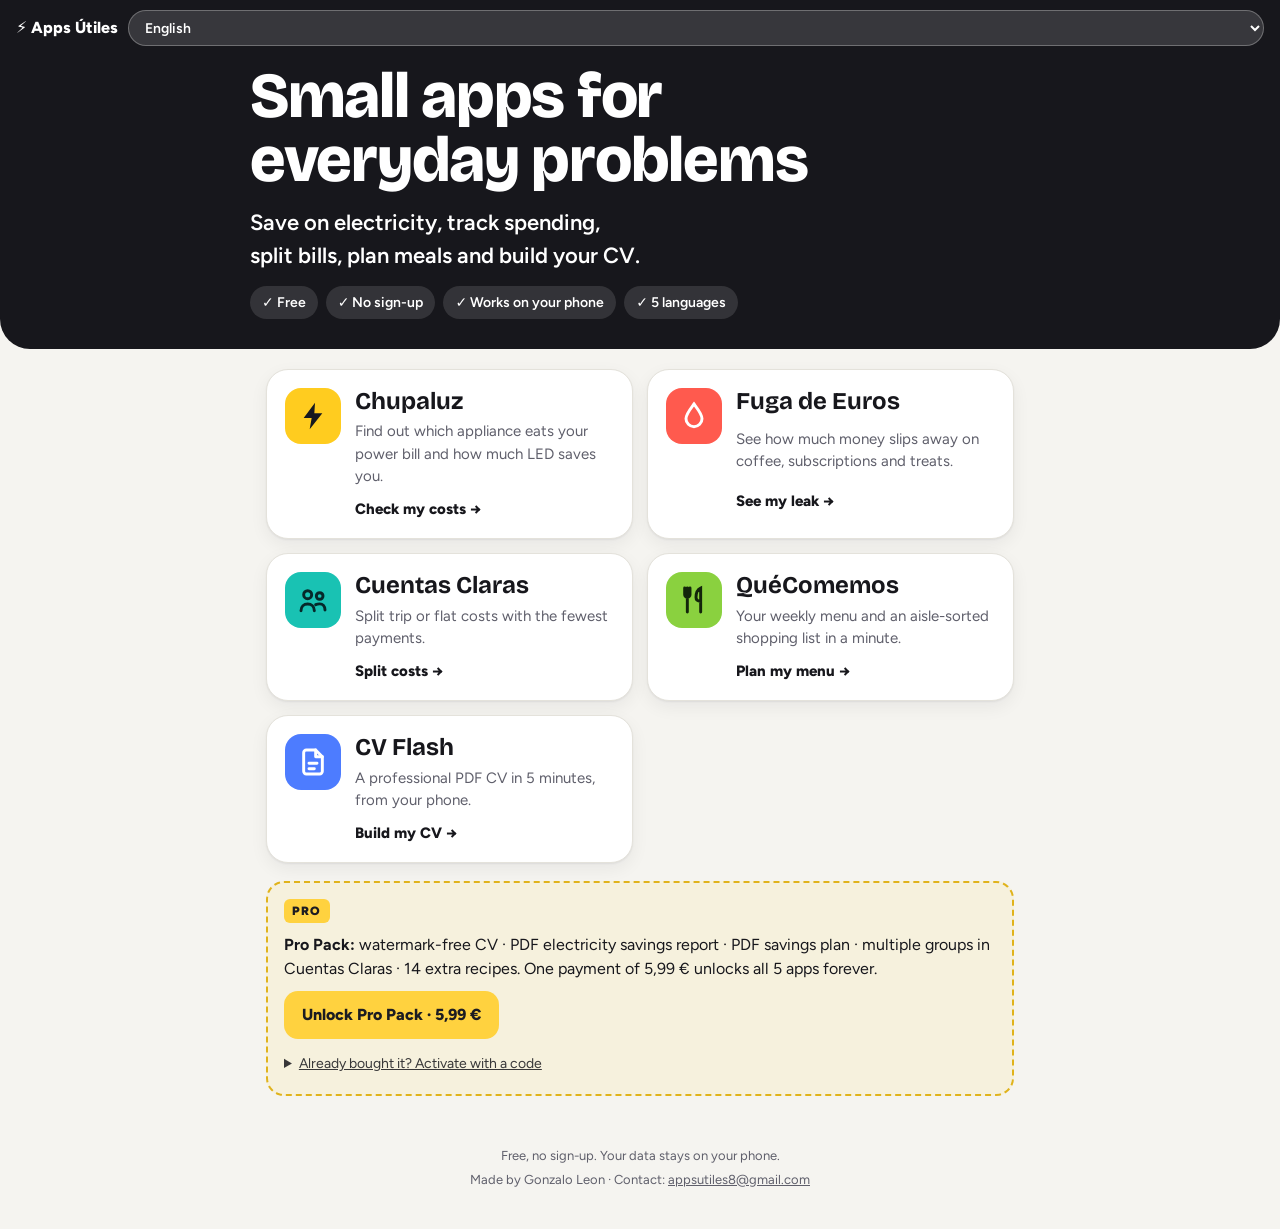
<file: index.html>
<!doctype html>
<html lang="es">
<head>
<meta charset="utf-8">
<meta name="viewport" content="width=device-width,initial-scale=1,maximum-scale=1,user-scalable=no,viewport-fit=cover">
<title>Apps Útiles</title>
<meta name="description" content="Cinco apps gratis para el día a día: luz, ahorro, gastos compartidos, menú semanal y currículum.">
<link rel="preconnect" href="https://fonts.googleapis.com">
<link rel="stylesheet" href="https://fonts.googleapis.com/css2?family=Bricolage+Grotesque:opsz,wght@12..96,600..800&family=Figtree:wght@400;500;600;700;800&display=swap">
<link rel="stylesheet" href="ui.css">
<script src="i18n.js"></script>
<script src="pro.js"></script>
<script src="tools.js"></script>
<style>
:root{--hero:#17171c;--hero-ink:#fff;--accent:#ffd23f;--accent-ink:#17171c}
.hero h1{font-size:clamp(36px,10vw,64px);max-width:14ch;text-wrap:balance}
.apps{display:grid;grid-template-columns:repeat(auto-fill,minmax(260px,1fr));gap:14px}
a.app{display:grid;grid-template-columns:auto 1fr;gap:6px 14px;align-items:start;text-decoration:none;color:inherit;background:var(--surface);border:1px solid var(--line);border-radius:22px;padding:18px;box-shadow:var(--shadow);transition:transform .15s,border-color .15s}
a.app:hover,a.app:focus-visible{transform:translateY(-3px);border-color:var(--c);outline:none}
a.app .ic{grid-row:span 3;width:56px;height:56px;border-radius:16px;background:var(--c);color:var(--ci);display:grid;place-items:center}
a.app .ic svg{width:32px;height:32px}
a.app b{font-family:var(--display);font-size:24px;line-height:1.1}
a.app span{color:var(--muted);font-size:15px}
a.app i{font-style:normal;font-weight:800;font-size:15px;margin-top:4px}
.trust{display:flex;flex-wrap:wrap;gap:8px}
.trust span{background:rgb(255 255 255 / .12);border-radius:999px;padding:6px 12px;font-size:14px;font-weight:600}
</style>
</head>
<body>
<header class="top"><span style="font-weight:800;white-space:nowrap">⚡ Apps Útiles</span><select class="lang"></select></header>
<section class="hero">
  <div class="hero-in">
    <h1 data-i18n="h1">Apps pequeñas para problemas de cada día</h1>
    <p class="tagline" data-i18n="sub">Ahorra en la luz, controla tus gastos, reparte cuentas, organiza tus comidas y crea tu CV.</p>
    <div class="trust"><span data-i18n="t1">✓ Gratis</span><span data-i18n="t2">✓ Sin registro</span><span data-i18n="t3">✓ Funciona en el móvil</span><span data-i18n="t4">✓ 5 idiomas</span></div>
  </div>
</section>
<main class="wrap">
  <div class="apps" id="apps"></div>
  <section id="pro"></section>
</main>
<footer data-auto></footer>
<script>
const D={
 h1:['Apps pequeñas para problemas de cada día','Des petites applis pour les soucis du quotidien','Small apps for everyday problems','Piccole app per i problemi di ogni giorno','Pequenas apps para problemas do dia a dia'],
 sub:['Ahorra en la luz, controla tus gastos, reparte cuentas, organiza tus comidas y crea tu CV.','Économisez sur l’électricité, maîtrisez vos dépenses, partagez les comptes, organisez vos repas et créez votre CV.','Save on electricity, track spending, split bills, plan meals and build your CV.','Risparmia sulla luce, controlla le spese, dividi i conti, organizza i pasti e crea il tuo CV.','Poupe na luz, controle os gastos, divida contas, organize as refeições e crie o seu CV.'],
 t1:['✓ Gratis','✓ Gratuit','✓ Free','✓ Gratis','✓ Grátis'],t2:['✓ Sin registro','✓ Sans inscription','✓ No sign-up','✓ Senza registrazione','✓ Sem registo'],t3:['✓ Funciona en el móvil','✓ Fonctionne sur mobile','✓ Works on your phone','✓ Funziona sul telefono','✓ Funciona no telemóvel'],t4:['✓ 5 idiomas','✓ 5 langues','✓ 5 languages','✓ 5 lingue','✓ 5 idiomas'],
 proOn:['<b>{j}Pack Pro activado</b> en este navegador. Ya tienes desbloqueadas las 5 apps. ¿Algún problema? Escribe a appsutiles8@gmail.com','<b>{j}Pack Pro activé</b> sur ce navigateur. Les 5 apps sont débloquées. Un souci ? Écrivez à appsutiles8@gmail.com','<b>{j}Pro Pack active</b> in this browser. All 5 apps are unlocked. Any issue? Email appsutiles8@gmail.com','<b>{j}Pack Pro attivo</b> su questo browser. Le 5 app sono sbloccate. Problemi? Scrivi a appsutiles8@gmail.com','<b>{j}Pack Pro ativado</b> neste navegador. As 5 apps estão desbloqueadas. Algum problema? Escreva para appsutiles8@gmail.com'],
 thanks:['¡Gracias por tu compra! ','Merci pour votre achat ! ','Thanks for your purchase! ','Grazie per l’acquisto! ','Obrigado pela compra! '],
 proList:['<b>Pack Pro:</b> CV sin marca de agua · informe de ahorro de luz en PDF · plan de ahorro en PDF · varios grupos en Cuentas Claras · 14 recetas extra.','<b>Pack Pro :</b> CV sans filigrane · rapport d’économies d’électricité en PDF · plan d’épargne en PDF · plusieurs groupes dans Cuentas Claras · 14 recettes en plus.','<b>Pro Pack:</b> watermark-free CV · PDF electricity savings report · PDF savings plan · multiple groups in Cuentas Claras · 14 extra recipes.','<b>Pack Pro:</b> CV senza filigrana · report di risparmio luce in PDF · piano di risparmio in PDF · più gruppi in Cuentas Claras · 14 ricette extra.','<b>Pack Pro:</b> CV sem marca de água · relatório de poupança de luz em PDF · plano de poupança em PDF · vários grupos no Cuentas Claras · 14 receitas extra.']
};
const APPS=[
 ['chupaluz/','Chupaluz','#ffcc1f','#16181f','<path fill="currentColor" d="M13.5 2 5 13.5h6l-1.5 8.5L19 10h-6z"/>',['Descubre qué aparato se come tu factura de luz y cuánto ahorras con LED.','Découvrez quel appareil fait grimper votre facture et combien vous économisez avec des LED.','Find out which appliance eats your power bill and how much LED saves you.','Scopri quale apparecchio si mangia la bolletta e quanto risparmi con i LED.','Descubra que aparelho come a sua fatura da luz e quanto poupa com LED.'],['Calcular mi gasto →','Calculer ma dépense →','Check my costs →','Calcola la mia spesa →','Calcular o meu gasto →']],
 ['fuga-de-euros/','Fuga de Euros','#ff5a4e','#fff','<path fill="none" stroke="currentColor" stroke-width="2.2" stroke-linecap="round" d="M12 3c3 4 6 7.5 6 11a6 6 0 0 1-12 0c0-3.5 3-7 6-11z"/>',['Mira cuánto dinero se te escapa en cafés, suscripciones y caprichos.','Voyez combien d’argent part en cafés, abonnements et petits plaisirs.','See how much money slips away on coffee, subscriptions and treats.','Guarda quanti soldi ti scappano tra caffè, abbonamenti e sfizi.','Veja quanto dinheiro foge em cafés, subscrições e caprichos.'],['Ver mi fuga →','Voir ma fuite →','See my leak →','Vedi la mia fuga →','Ver a minha fuga →']],
 ['cuentas-claras/','Cuentas Claras','#19c2b3','#06292a','<g fill="none" stroke="currentColor" stroke-width="2.2" stroke-linecap="round"><circle cx="8" cy="8" r="3"/><circle cx="17" cy="9" r="2.5"/><path d="M3 20c0-3 2.2-5 5-5s5 2 5 5M14 15.5c.9-.4 1.9-.6 3-.6 2.3 0 4 1.7 4 4.6"/></g>',['Reparte los gastos del viaje o del piso con el mínimo de pagos.','Partagez les dépenses du voyage ou de la coloc avec un minimum de virements.','Split trip or flat costs with the fewest payments.','Dividi le spese del viaggio o della casa con il minimo di pagamenti.','Divida os gastos da viagem ou da casa com o mínimo de pagamentos.'],['Repartir gastos →','Partager les dépenses →','Split costs →','Dividi le spese →','Dividir gastos →']],
 ['quecomemos/','QuéComemos','#8ad13f','#13250b','<path fill="none" stroke="currentColor" stroke-width="2.2" stroke-linecap="round" d="M7 3v8M5 3v5a2 2 0 0 0 4 0V3M7 11v10M17 21V3c-2.2 1-3.5 3.5-3.5 7 0 1.7 1.2 3 3.5 3"/>',['El menú de la semana y la lista de la compra por pasillos, en un minuto.','Le menu de la semaine et la liste de courses par rayon, en une minute.','Your weekly menu and an aisle-sorted shopping list in a minute.','Il menu della settimana e la lista della spesa per reparti, in un minuto.','O menu da semana e a lista de compras por corredor, num minuto.'],['Planificar menú →','Planifier le menu →','Plan my menu →','Pianifica il menu →','Planear menu →']],
 ['cv-flash/','CV Flash','#4d7cff','#fff','<g fill="none" stroke="currentColor" stroke-width="2.2" stroke-linecap="round" stroke-linejoin="round"><path d="M14 3H7a2 2 0 0 0-2 2v14a2 2 0 0 0 2 2h10a2 2 0 0 0 2-2V8z"/><path d="M14 3v5h5M9 13h6M9 17h4"/></g>',['Tu currículum profesional en PDF en 5 minutos, desde el móvil.','Votre CV professionnel en PDF en 5 minutes, depuis le téléphone.','A professional PDF CV in 5 minutes, from your phone.','Il tuo CV professionale in PDF in 5 minuti, dal telefono.','O seu CV profissional em PDF em 5 minutos, no telemóvel.'],['Crear mi CV →','Créer mon CV →','Build my CV →','Crea il mio CV →','Criar o meu CV →']]
];
applyI18n(D);
document.getElementById('apps').innerHTML=APPS.map(a=>`<a class="app" href="${a[0]}?lang=${LANG}" style="--c:${a[2]};--ci:${a[3]}"><span class="ic"><svg viewBox="0 0 24 24" aria-hidden="true">${a[4]}</svg></span><b>${a[1]}</b><span>${T(a[5])}</span><i style="color:inherit">${T(a[6])}</i></a>`).join('');
const box=document.getElementById('pro');
if(window.PRO)box.innerHTML=`<div class="pro-box"><span class="pro-tag">PRO</span><p>${T(D.proOn,{j:window.PRO_JUST_UNLOCKED?T(D.thanks):''})}</p></div>`;
else box.innerHTML=proBanner(T(D.proList));
</script>
</body>
</html>
</file>
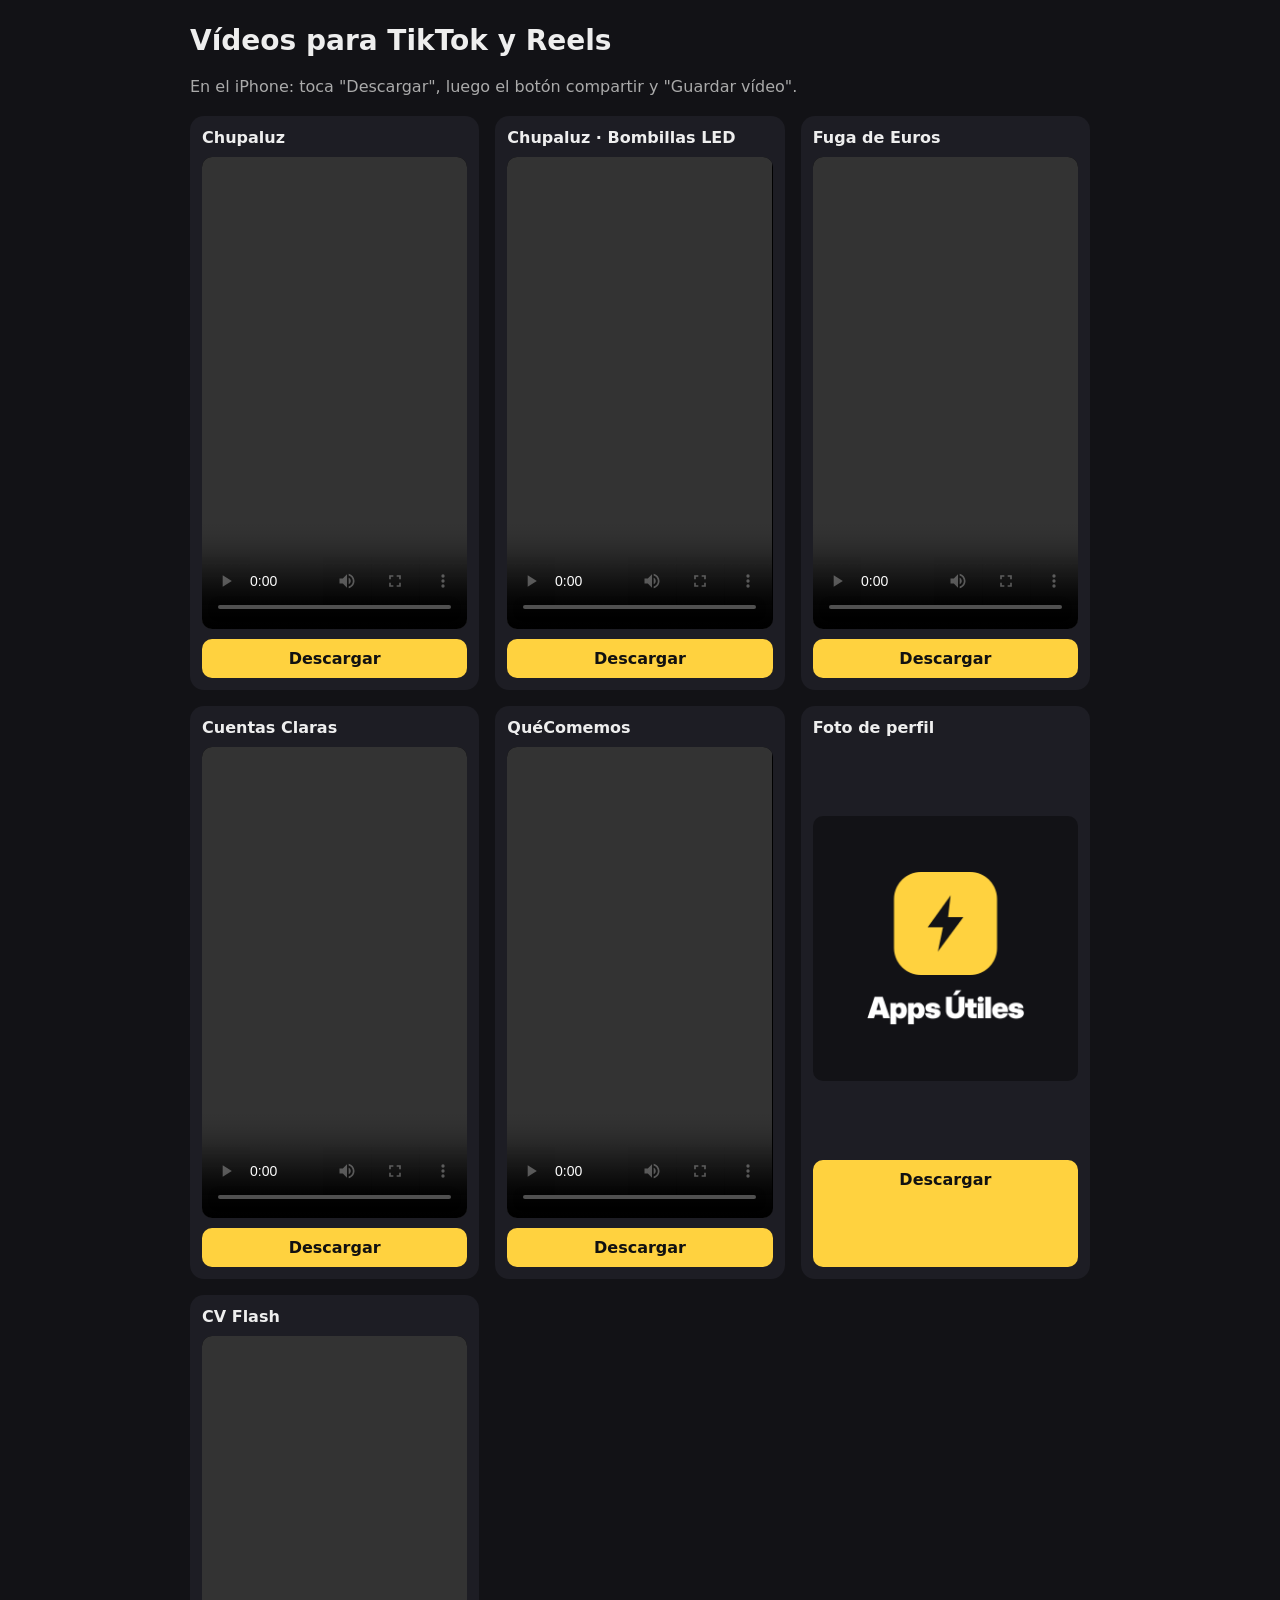
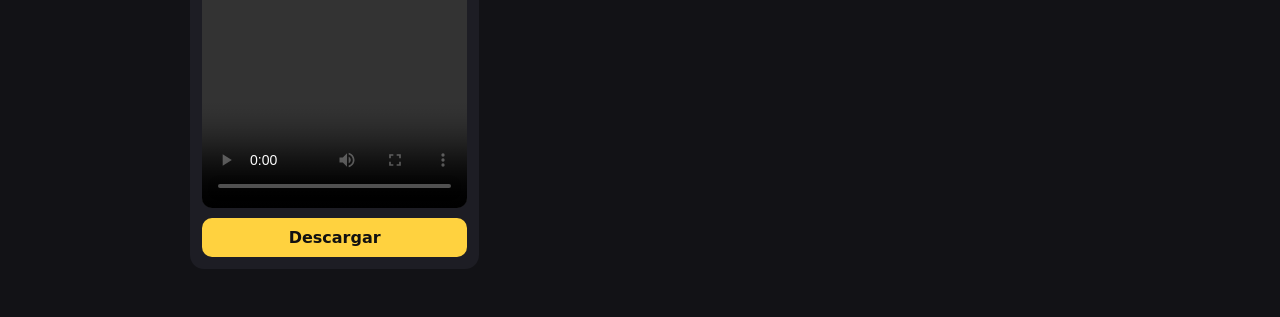
<file: videos/index.html>
<!doctype html>
<html lang="es">
<head>
<meta charset="utf-8">
<meta name="viewport" content="width=device-width,initial-scale=1">
<meta name="robots" content="noindex">
<title>Vídeos Apps Útiles</title>
<style>
body{margin:0;background:#121216;color:#eee;font-family:system-ui,sans-serif;padding:24px 16px 48px}
.wrap{max-width:900px;margin:0 auto;display:grid;gap:20px}
h1{margin:0;font-size:28px}
p{margin:0;color:#aaa}
.grid{display:grid;grid-template-columns:repeat(auto-fill,minmax(240px,1fr));gap:16px}
.v{background:#1d1d24;border-radius:14px;padding:12px;display:grid;gap:10px}
video{width:100%;border-radius:10px;background:#000;aspect-ratio:9/16}
a{display:block;text-align:center;background:#ffd23f;color:#111;font-weight:800;text-decoration:none;border-radius:10px;padding:10px}
</style>
</head>
<body>
<div class="wrap">
  <h1>Vídeos para TikTok y Reels</h1>
  <p>En el iPhone: toca "Descargar", luego el botón compartir y "Guardar vídeo".</p>
  <div class="grid">
    <div class="v"><b>Chupaluz</b><video src="chupaluz.mp4" controls playsinline preload="metadata"></video><a href="chupaluz.mp4" download>Descargar</a></div>
    <div class="v"><b>Chupaluz · Bombillas LED</b><video src="chupaluz-led.mp4" controls playsinline preload="metadata"></video><a href="chupaluz-led.mp4" download>Descargar</a></div>
    <div class="v"><b>Fuga de Euros</b><video src="fuga-de-euros.mp4" controls playsinline preload="metadata"></video><a href="fuga-de-euros.mp4" download>Descargar</a></div>
    <div class="v"><b>Cuentas Claras</b><video src="cuentas-claras.mp4" controls playsinline preload="metadata"></video><a href="cuentas-claras.mp4" download>Descargar</a></div>
    <div class="v"><b>QuéComemos</b><video src="quecomemos.mp4" controls playsinline preload="metadata"></video><a href="quecomemos.mp4" download>Descargar</a></div>
    <div class="v"><b>Foto de perfil</b><img src="foto-perfil-appsutiles.png" alt="Logo Apps Útiles" style="width:100%;border-radius:10px"><a href="foto-perfil-appsutiles.png" download>Descargar</a></div>
    <div class="v"><b>CV Flash</b><video src="cv-flash.mp4" controls playsinline preload="metadata"></video><a href="cv-flash.mp4" download>Descargar</a></div>
  </div>
</div>
</body>
</html>
</file>
<file: ui.css>
/* Apps Útiles · diseño común
   Cada app define --hero, --hero-ink, --accent, --accent-ink y --soft en su propio :root */
:root{
  --bg:#f5f4f0; --surface:#ffffff; --ink:#17171c; --muted:#5f5f6b; --line:#e4e2db;
  --ok:#18864b; --bad:#c43d2b;
  --hero:#17171c; --hero-ink:#ffffff; --accent:#2f5bea; --accent-ink:#ffffff; --soft:#eef1fd;
  --display:"Bricolage Grotesque","Inter Display","Inter",system-ui,sans-serif;
  --body:"Figtree","Inter",system-ui,-apple-system,sans-serif;
  --shadow:0 1px 2px rgb(20 20 30 / .06),0 6px 18px rgb(20 20 30 / .06);
}
@media (prefers-color-scheme:dark){:root{
  --bg:#111115; --surface:#1b1b21; --ink:#ececf1; --muted:#a2a2b0; --line:#2c2c35;
  --ok:#53c98a; --bad:#ff7d6b; --shadow:none; color-scheme:dark}}
*{box-sizing:border-box}
[hidden]{display:none!important}
html{-webkit-text-size-adjust:100%}
body{margin:0;background:var(--bg);color:var(--ink);font-family:var(--body);font-size:16px;line-height:1.5}
a{color:inherit}
img{max-width:100%}
:focus-visible{outline:3px solid var(--accent);outline-offset:2px}
@media (prefers-reduced-motion:reduce){*{transition:none!important;animation:none!important}}

/* barra superior */
.top{position:sticky;top:0;z-index:20;display:flex;justify-content:space-between;align-items:center;gap:10px;
  padding:10px max(16px,env(safe-area-inset-right,0px)) 10px max(16px,env(safe-area-inset-left,0px));
  background:var(--hero);color:var(--hero-ink)}
.top a{text-decoration:none;font-weight:700;font-size:14px;opacity:.9;white-space:nowrap}
.lang{font:inherit;font-size:14px;font-weight:600;color:var(--hero-ink);background:rgb(255 255 255 / .14);
  border:1px solid rgb(255 255 255 / .28);border-radius:999px;padding:6px 12px;min-height:36px}
.lang option{color:#111;background:#fff}

/* cabecera de la app */
.hero{background:var(--hero);color:var(--hero-ink);border-radius:0 0 30px 30px;
  padding:8px max(16px,env(safe-area-inset-right,0px)) 30px max(16px,env(safe-area-inset-left,0px))}
.hero-in{max-width:780px;margin:0 auto;display:grid;gap:14px}
.brand{display:flex;align-items:center;gap:14px}
.icon{width:62px;height:62px;flex:none;border-radius:18px;background:var(--accent);color:var(--accent-ink);display:grid;place-items:center}
.icon svg{width:36px;height:36px}
.hero h1{font-family:var(--display);font-weight:800;font-size:clamp(34px,9vw,52px);line-height:1;margin:0;letter-spacing:-.02em}
.tagline{font-size:clamp(18px,4.6vw,22px);font-weight:600;margin:0;max-width:30ch;text-wrap:balance}
.steps{list-style:none;margin:4px 0 0;padding:0;display:grid;grid-template-columns:repeat(3,minmax(0,1fr));gap:8px}
.steps li{background:rgb(255 255 255 / .12);border-radius:14px;padding:10px;font-size:14px;font-weight:600;line-height:1.3;display:grid;gap:6px;align-content:start}
.steps b{width:28px;height:28px;border-radius:50%;background:var(--accent);color:var(--accent-ink);display:grid;place-items:center;font-size:15px}
@media (max-width:420px){.steps li{font-size:13px;padding:8px}}

/* contenido */
.wrap{max-width:780px;margin:0 auto;display:grid;gap:18px;
  padding:20px max(16px,env(safe-area-inset-right,0px)) 40px max(16px,env(safe-area-inset-left,0px))}
.card{background:var(--surface);border:1px solid var(--line);border-radius:20px;padding:18px;box-shadow:var(--shadow);display:grid;gap:14px;min-width:0}
.card h2{font-family:var(--display);font-size:24px;line-height:1.15;margin:0;text-wrap:balance}
.card h2 .n{display:inline-grid;place-items:center;width:30px;height:30px;border-radius:50%;background:var(--accent);color:var(--accent-ink);font-size:16px;margin-right:8px;vertical-align:3px}
.help{color:var(--muted);font-size:14px;margin:-6px 0 0}
.muted{color:var(--muted)}
.result{background:var(--hero);color:var(--hero-ink);border:none}
.result .lbl{font-size:13px;letter-spacing:.06em;text-transform:uppercase;opacity:.8;font-weight:600}
.big{font-family:var(--display);font-weight:800;font-size:clamp(48px,14vw,76px);line-height:1;color:var(--accent);font-variant-numeric:tabular-nums;letter-spacing:-.02em;overflow-wrap:anywhere}
.stats{display:grid;grid-template-columns:repeat(2,minmax(0,1fr));gap:10px}
.stats div:last-child:nth-child(odd){grid-column:1/-1}
.stats div{background:rgb(255 255 255 / .08);border-radius:14px;padding:10px 12px}
.stats b{display:block;font-family:var(--display);font-size:20px;font-variant-numeric:tabular-nums;overflow-wrap:anywhere}

label.f{display:grid;gap:4px;font-size:13px;font-weight:600;color:var(--muted);min-width:0}
input,select,textarea{font:inherit;font-size:16px;color:var(--ink);background:var(--bg);border:1.5px solid var(--line);border-radius:12px;padding:10px 12px;min-height:46px;width:100%;min-width:0}
.result input,.result select{background:rgb(255 255 255 / .1);color:var(--hero-ink);border-color:rgb(255 255 255 / .25)}
input:focus,select:focus,textarea:focus{border-color:var(--accent);outline:none}
textarea{min-height:80px;resize:vertical}
.btn{font:inherit;font-weight:800;font-size:16px;border:none;border-radius:14px;padding:13px 20px;min-height:50px;cursor:pointer;background:var(--accent);color:var(--accent-ink);display:inline-flex;align-items:center;justify-content:center;gap:8px;text-decoration:none}
.btn.ghost{background:transparent;color:var(--ink);border:1.5px solid var(--line)}
.btn.small{min-height:40px;padding:8px 14px;font-size:14px;border-radius:12px}
.btn:active{transform:translateY(1px)}
.row{display:flex;flex-wrap:wrap;gap:10px;align-items:center}
.row>*{min-width:0}
.grid2{display:grid;grid-template-columns:repeat(2,minmax(0,1fr));gap:10px}
.grid3{display:grid;grid-template-columns:repeat(3,minmax(0,1fr));gap:10px}
.grid3>.wide{grid-column:1/-1}
@media (max-width:460px){.grid3:not(.keep){grid-template-columns:repeat(2,minmax(0,1fr))}.grid3.keep label.f{font-size:12px}}
.chips{display:flex;flex-wrap:wrap;gap:8px}
.chip{font:inherit;font-size:14px;font-weight:600;border:1.5px dashed var(--accent);color:var(--ink);background:var(--soft);border-radius:999px;padding:8px 14px;cursor:pointer;min-height:40px}
.x{font:inherit;border:none;background:none;color:var(--muted);font-size:24px;line-height:1;cursor:pointer;width:40px;height:40px;border-radius:10px;flex:none}
.x:hover{background:var(--bg)}
.tip{background:var(--soft);border-radius:16px;padding:14px 16px;border-left:6px solid var(--accent)}
.msg{font-size:14px;color:var(--muted);min-height:1em}
.tw{overflow-x:auto}
table{width:100%;border-collapse:collapse;font-size:15px;font-variant-numeric:tabular-nums}
th,td{text-align:left;padding:9px 6px;border-bottom:1px solid var(--line)}
th{font-size:12px;text-transform:uppercase;letter-spacing:.05em;color:var(--muted)}

/* usos */
.uses{display:grid;grid-template-columns:repeat(auto-fill,minmax(210px,1fr));gap:10px}
.use{border:1px solid var(--line);border-radius:16px;padding:14px;display:grid;gap:4px;align-content:start;background:var(--bg)}
.use b{font-size:16px}
.use span{font-size:14px;color:var(--muted)}

footer{max-width:780px;margin:0 auto;padding:10px 16px 40px;text-align:center;color:var(--muted);font-size:13px;display:grid;gap:4px}
footer a{color:inherit}
</file>
